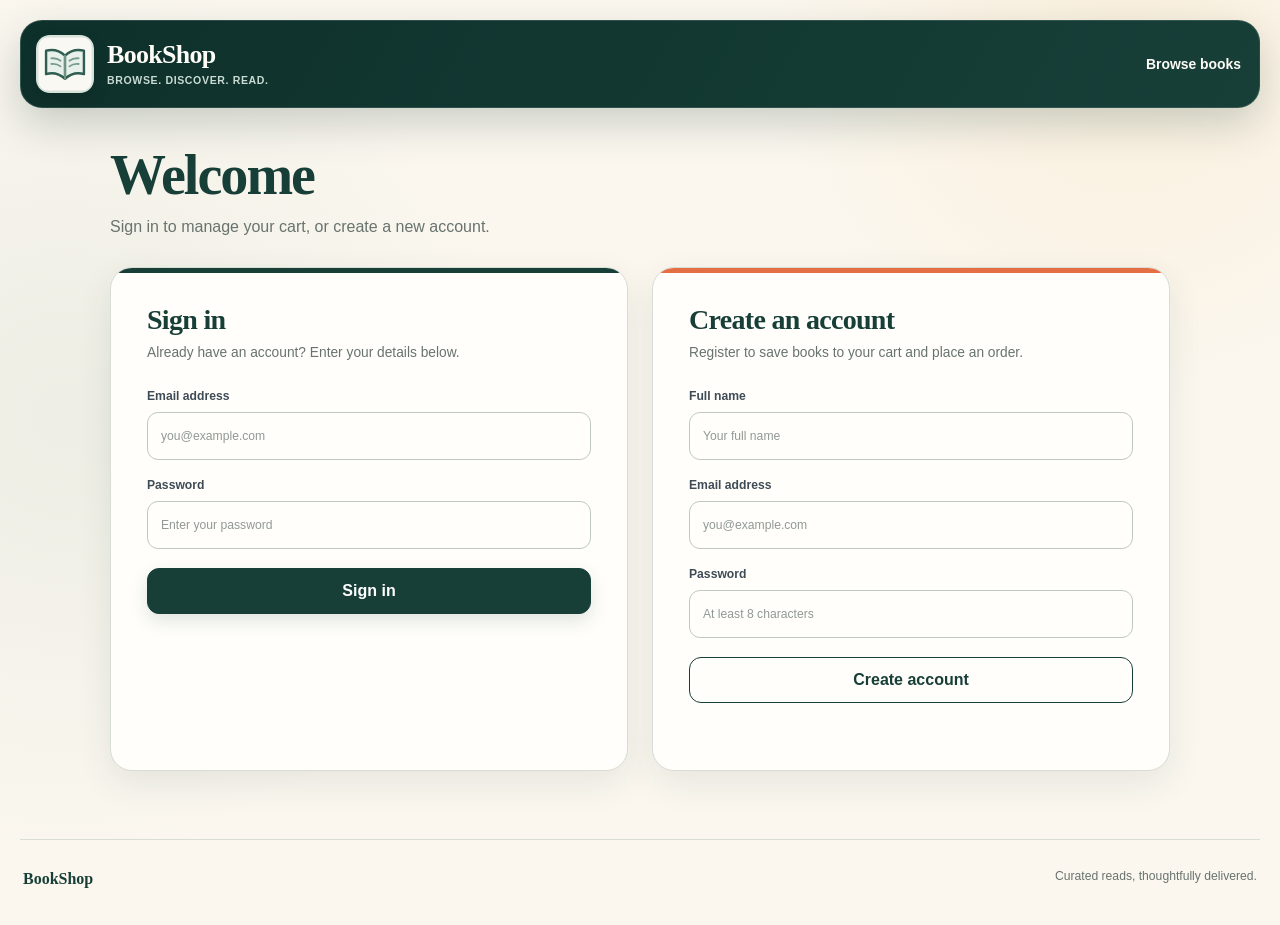
<file: admin.html>
<!DOCTYPE html>
<html lang="en">
<head>
    <meta charset="UTF-8">
    <meta name="viewport" content="width=device-width, initial-scale=1.0">
    <meta name="description" content="Manage the BookShop catalogue, inventory, shipments, and reports.">
    <title>Admin Dashboard — BookShop</title>
    <link rel="icon" href="assets/bookshop-mark.svg" type="image/svg+xml">
  <link rel="stylesheet" href="css/style.css?v=15">
    <link rel="stylesheet" href="css/admin.css?v=13">
</head>
<body>
    <header class="top-bar admin-top-bar">
        <a class="brand" href="admin.html?v=13" aria-label="BookShop admin dashboard">
            <img src="assets/bookshop-mark.svg" alt="">
            <span><strong>BookShop</strong><small>Admin dashboard</small></span>
        </a>
        <div class="admin-account">
            <div class="user-summary">
                <span class="user-avatar" id="admin-avatar">A</span>
                <span class="user-copy"><small>Administrator</small><strong id="admin-name">Admin</strong></span>
            </div>
            <button class="logout-link" id="admin-logout" type="button">Sign out</button>
        </div>
    </header>

    <main class="admin-layout">
        <aside class="admin-sidebar" aria-label="Admin navigation">
            <p class="sidebar-label">Manage store</p>
            <nav>
                <a href="#overview">Overview</a>
                <a href="#inventory">Books &amp; inventory</a>
                <a href="#book-form">Add a book</a>
                <a href="#shipments">Shipments</a>
                <a href="#reports">Reports</a>
            </nav>
            <p class="sidebar-note">Customer carts and checkout are kept separate from admin tools.</p>
        </aside>

        <div class="admin-content">
            <section class="admin-heading" id="overview">
                <div><p class="eyebrow">STORE MANAGEMENT</p><h1>Dashboard</h1><p>Manage the catalogue and monitor store activity.</p></div>
                <button class="button button-secondary" id="refresh-dashboard" type="button">Refresh data</button>
            </section>

            <p class="admin-message" id="admin-message" aria-live="polite"></p>

            <section class="metric-grid" aria-label="Store overview">
                <article class="metric-card"><span>Books</span><strong id="metric-books">—</strong><small>catalogue titles</small></article>
                <article class="metric-card"><span>Total stock</span><strong id="metric-stock">—</strong><small>copies available</small></article>
                <article class="metric-card"><span>Orders</span><strong id="metric-orders">—</strong><small>paid orders</small></article>
                <article class="metric-card"><span>Revenue</span><strong id="metric-revenue">—</strong><small>recorded sales</small></article>
            </section>

            <section class="admin-panel" id="inventory">
                <div class="panel-title-row">
                    <div><p class="eyebrow">CATALOGUE</p><h2>Books &amp; inventory</h2></div>
                    <div class="panel-actions">
                        <label class="admin-search"><span class="sr-only">Search inventory</span><input id="inventory-search" type="search" placeholder="Search books…"></label>
                        <a class="button button-small" href="#book-form">Add a book</a>
                    </div>
                </div>
                <div class="table-wrap">
                    <table>
                        <thead><tr><th>Book</th><th>Category</th><th>Price</th><th>Stock</th><th><span class="sr-only">Actions</span></th></tr></thead>
                        <tbody id="inventory-body"><tr><td colspan="5" class="table-state">Loading inventory…</td></tr></tbody>
                    </table>
                </div>
            </section>

            <section class="admin-panel" id="book-form">
                <div class="panel-title-row">
                    <div><p class="eyebrow">BOOK DETAILS</p><h2 id="book-form-title">Add a book</h2></div>
                    <button class="text-button" id="cancel-edit" type="button" hidden>Cancel editing</button>
                </div>
                <form class="book-form" id="admin-book-form">
                    <label>Title<input name="title" type="text" maxlength="160" required></label>
                    <label>Author<input name="author" type="text" maxlength="160" required></label>
                    <label>Category<select name="category_id" id="book-category" required></select></label>
                    <label>Price<input name="price" type="number" min="0.01" step="0.01" required></label>
                    <label>Stock quantity<input name="stock" type="number" min="0" step="1" required></label>
                    <label class="form-wide">Description<textarea name="description" rows="4" maxlength="2000"></textarea></label>
                    <div class="form-wide form-actions"><button class="button" id="save-book" type="submit">Add book</button></div>
                </form>
            </section>

            <section class="admin-panel" id="shipments">
                <div class="panel-title-row"><div><p class="eyebrow">FULFILMENT</p><h2>Shipments</h2></div></div>
                <div class="table-wrap">
                    <table>
                        <thead><tr><th>Order</th><th>Customer</th><th>Tracking</th><th>Total</th><th>Status</th><th><span class="sr-only">Action</span></th></tr></thead>
                        <tbody id="shipment-body"><tr><td colspan="6" class="table-state">Loading shipments…</td></tr></tbody>
                    </table>
                </div>
            </section>

            <section id="reports">
                <div class="section-heading"><p class="eyebrow">STORE ACTIVITY</p><h2>Reports</h2></div>
                <div class="report-grid">
                    <article class="admin-panel report-panel">
                        <h3>Best sellers</h3>
                        <div id="best-sellers"><p class="table-state">Loading report…</p></div>
                    </article>
                    <article class="admin-panel report-panel">
                        <h3>Low stock</h3>
                        <div id="low-stock"><p class="table-state">Loading report…</p></div>
                    </article>
                </div>
            </section>
        </div>
    </main>

    <footer class="site-footer"><span>BookShop</span><span>Administrator workspace</span></footer>
    <script src="js/demo-api.js?v=15"></script>
    <script src="js/config.js?v=13"></script>
    <script src="js/admin.js?v=13"></script>
</body>
</html>
</file>
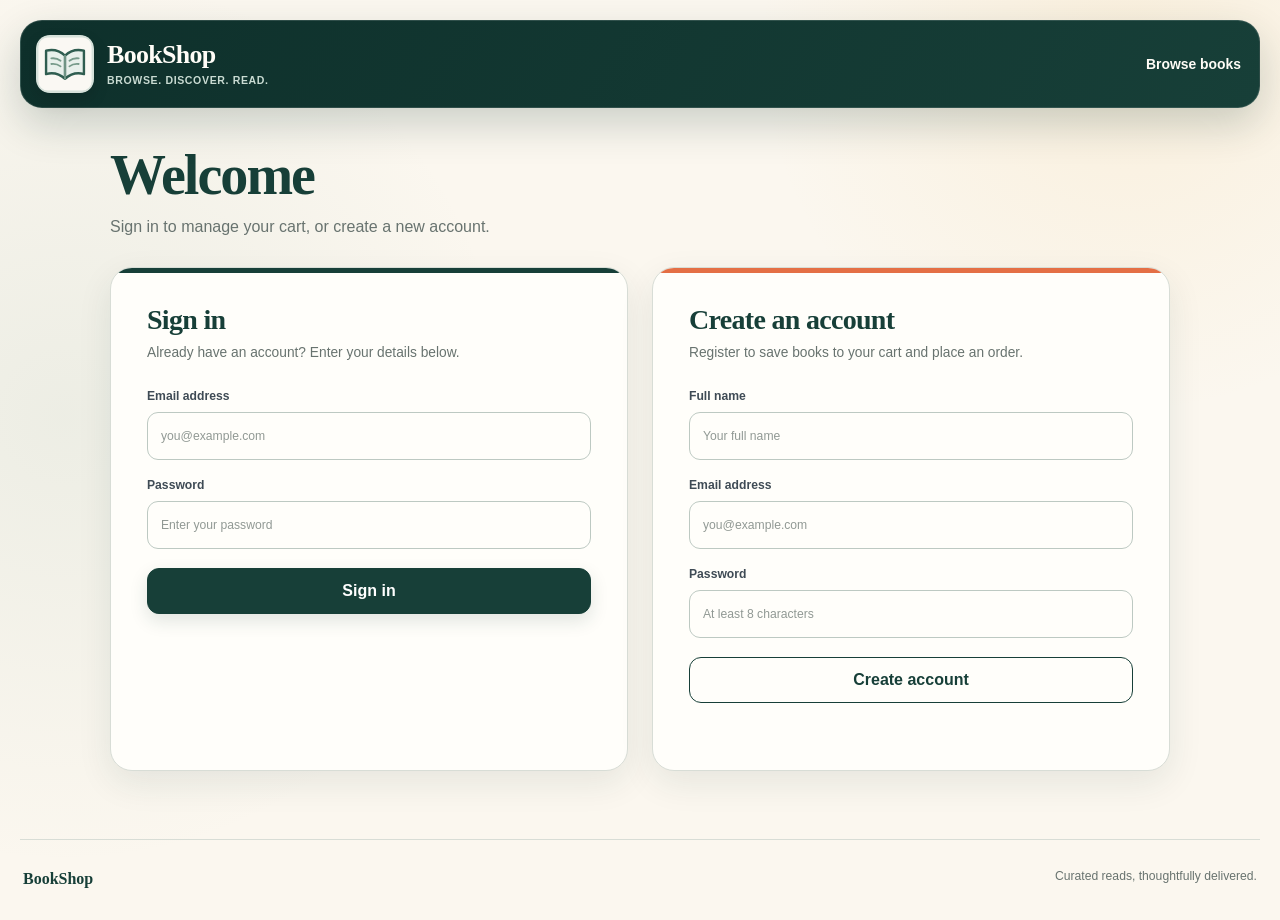
<file: cart.html>
<!DOCTYPE html>
<html lang="en">
<head>
    <meta charset="UTF-8">
    <meta name="viewport" content="width=device-width, initial-scale=1.0">
    <meta http-equiv="refresh" content="0; url=checkout.html?v=13">
    <title>Cart — BookShop</title>
</head>
<body><p>Opening your <a href="checkout.html?v=13">shopping cart</a>…</p></body>
</html>
</file>
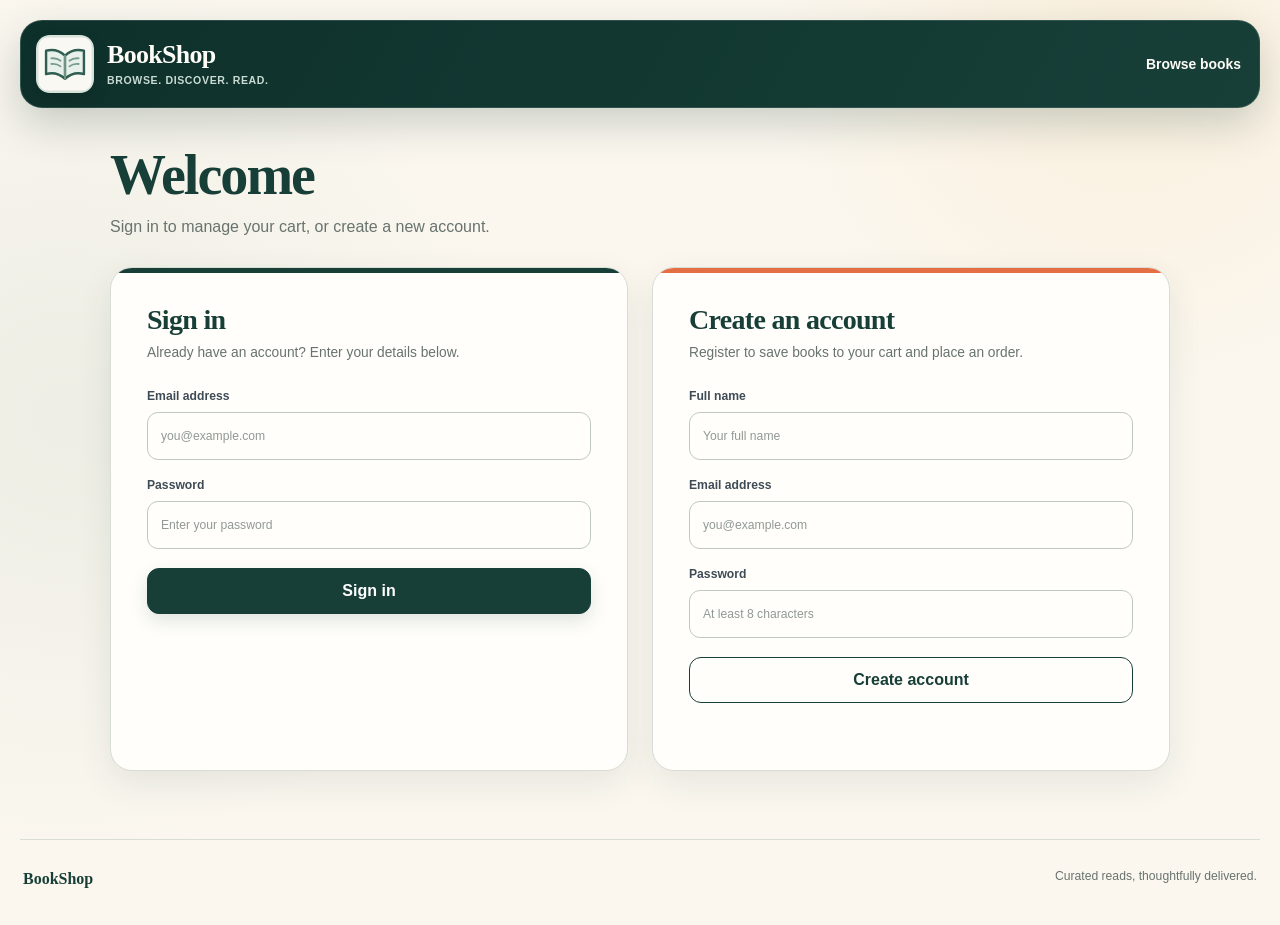
<file: checkout.html>
<!DOCTYPE html>
<html lang="en">
<head>
    <meta charset="UTF-8">
    <meta name="viewport" content="width=device-width, initial-scale=1.0">
    <meta name="description" content="Review your BookShop cart and place an order.">
    <title>Checkout — BookShop</title>
    <link rel="icon" href="assets/bookshop-mark.svg" type="image/svg+xml">
  <link rel="stylesheet" href="css/style.css?v=15">
    <link rel="stylesheet" href="css/checkout.css?v=13">
</head>
<body>
    <header class="top-bar">
        <a class="brand" href="index.html?v=13" aria-label="BookShop home"><img src="assets/bookshop-mark.svg" alt=""><span><strong>BookShop</strong><small>Browse. Discover. Read.</small></span></a>
        <div class="auth" aria-live="polite"></div>
    </header>

    <main class="checkout-main">
        <a class="back-link" href="index.html?v=13">← Continue shopping</a>
        <div class="page-heading"><h1>Checkout</h1><p>Review your cart and enter a delivery address.</p></div>
        <div class="checkout-container">
            <section class="checkout-card cart-summary-card">
                <div class="card-heading"><h2>Your Cart</h2><span>Review items</span></div>
                <div id="checkout-cart"><p class="loading-copy">Loading your cart…</p></div>
            </section>
            <section class="checkout-card delivery-card">
                <div class="card-heading"><h2>Delivery Details</h2><span>Required</span></div>
                <label for="delivery-address">Delivery address</label>
                <textarea id="delivery-address" rows="5" maxlength="300" placeholder="Street address, suburb, state, postcode" autocomplete="street-address"></textarea>
                <button class="button" id="place-order-btn" type="button">Place order</button>
                <p id="checkout-message" aria-live="polite"></p>
            </section>
        </div>
    </main>

    <footer class="site-footer"><span>BookShop</span><span>Curated reads, thoughtfully delivered.</span></footer>
    <script src="js/demo-api.js?v=15"></script>
    <script src="js/config.js?v=13"></script>
    <script src="js/auth-ui.js?v=13"></script>
    <script src="js/checkout.js?v=13"></script>
</body>
</html>
</file>
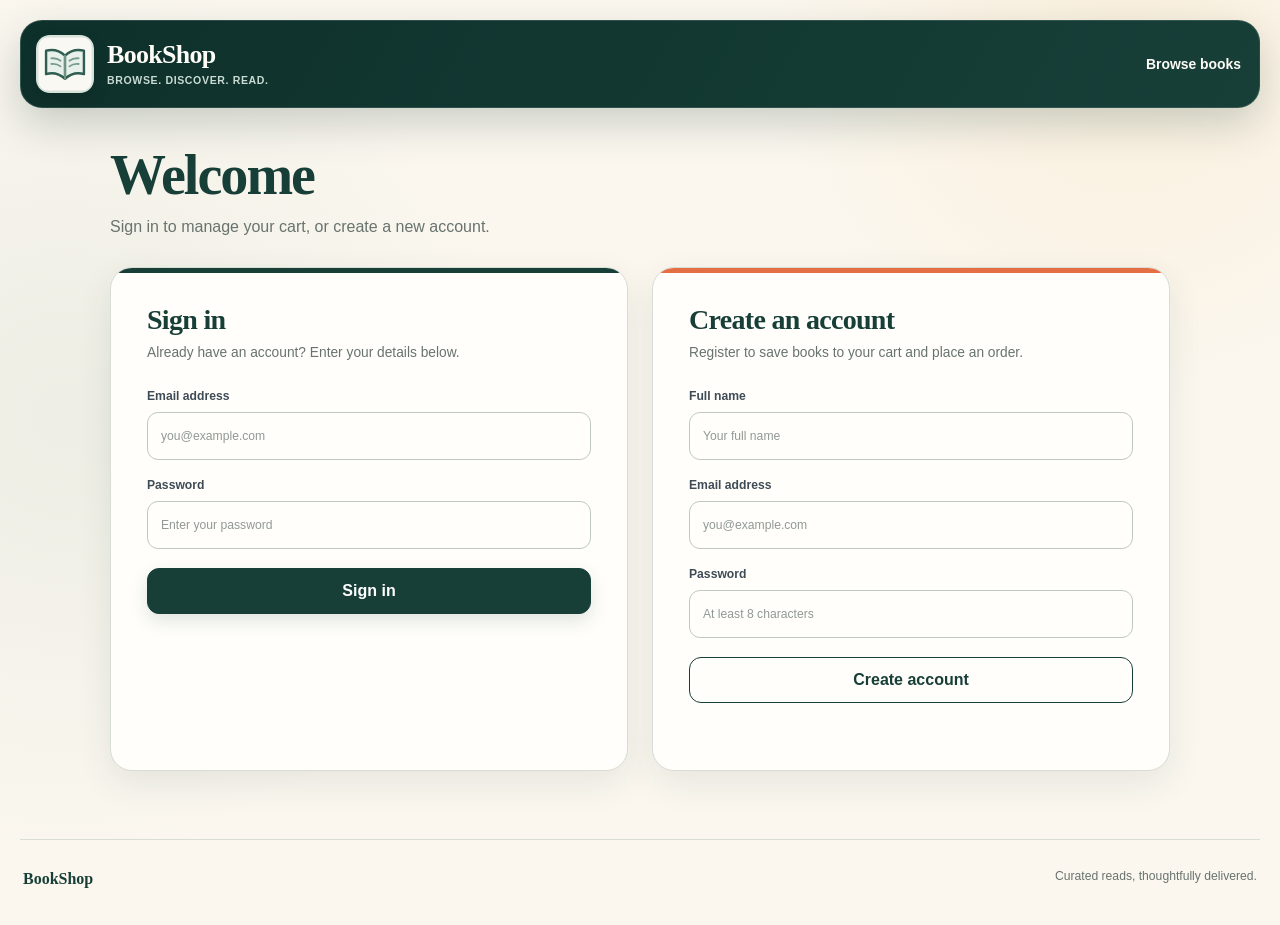
<file: login-register.html>
<!DOCTYPE html>
<html lang="en">
<head>
    <meta charset="UTF-8">
    <meta name="viewport" content="width=device-width, initial-scale=1.0">
    <meta name="description" content="Sign in or register for BookShop.">
    <title>Account — BookShop</title>
    <link rel="icon" href="assets/bookshop-mark.svg" type="image/svg+xml">
  <link rel="stylesheet" href="css/style.css?v=15">
    <link rel="stylesheet" href="css/login-register.css?v=13">
</head>
<body>
    <header class="top-bar">
        <a class="brand" href="index.html?v=13" aria-label="BookShop home"><img src="assets/bookshop-mark.svg" alt=""><span><strong>BookShop</strong><small>Browse. Discover. Read.</small></span></a>
        <div class="auth" aria-live="polite"></div>
    </header>

    <main class="auth-main">
        <div class="page-heading"><h1>Welcome</h1><p>Sign in to manage your cart, or create a new account.</p></div>
        <div class="auth-grid">
            <section class="login form-panel">
                <h2>Sign in</h2>
                <p>Already have an account? Enter your details below.</p>
                <form id="login-form">
                    <label>Email address<input type="email" placeholder="you@example.com" autocomplete="email" required></label>
                    <label>Password<input type="password" placeholder="Enter your password" autocomplete="current-password" required></label>
                    <button class="button" type="submit">Sign in</button>
                </form>
                <p class="auth-message" aria-live="polite"></p>
            </section>

            <section class="register form-panel" id="register">
                <h2>Create an account</h2>
                <p>Register to save books to your cart and place an order.</p>
                <form id="register-form">
                    <label>Full name<input type="text" placeholder="Your full name" autocomplete="name" maxlength="120" required></label>
                    <label>Email address<input type="email" placeholder="you@example.com" autocomplete="email" maxlength="254" required></label>
                    <label>Password<input type="password" placeholder="At least 8 characters" autocomplete="new-password" minlength="8" maxlength="128" required></label>
                    <button class="button button-secondary" type="submit">Create account</button>
                </form>
                <p class="auth-message" aria-live="polite"></p>
            </section>
        </div>
    </main>

    <footer class="site-footer"><span>BookShop</span><span>Curated reads, thoughtfully delivered.</span></footer>
    <script src="js/demo-api.js?v=15"></script>
    <script src="js/config.js?v=13"></script>
    <script src="js/login-register.js?v=13"></script>
    <script src="js/auth-ui.js?v=13"></script>
</body>
</html>
</file>
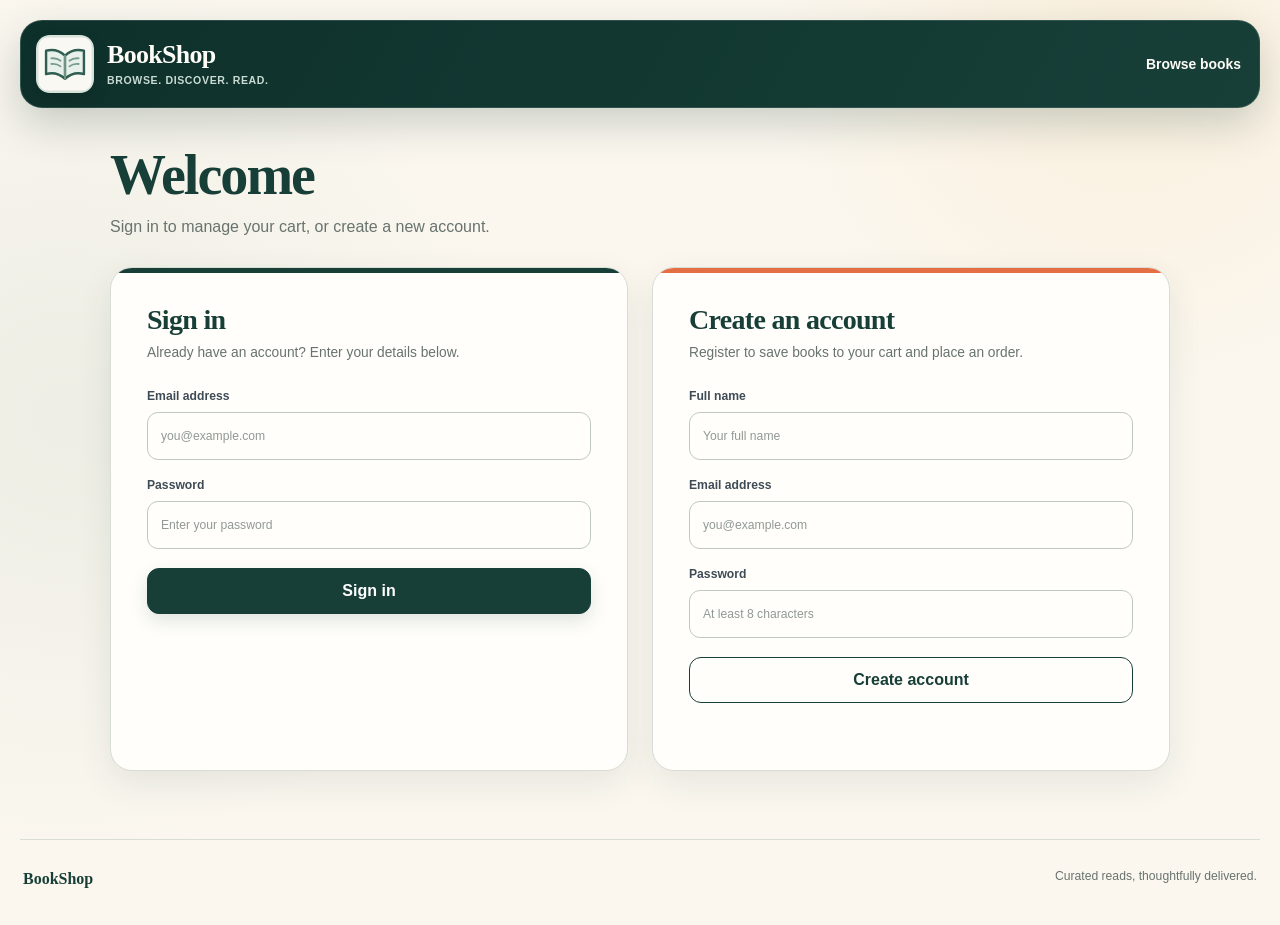
<file: orders.html>
<!DOCTYPE html>
<html lang="en">
<head>
    <meta charset="UTF-8">
    <meta name="viewport" content="width=device-width, initial-scale=1.0">
    <meta name="description" content="View your BookShop orders and shipment tracking.">
    <title>My Orders — BookShop</title>
    <link rel="icon" href="assets/bookshop-mark.svg" type="image/svg+xml">
  <link rel="stylesheet" href="css/style.css?v=15">
    <link rel="stylesheet" href="css/orders.css?v=13">
</head>
<body>
    <header class="top-bar">
        <a class="brand" href="index.html?v=13" aria-label="BookShop home"><img src="assets/bookshop-mark.svg" alt=""><span><strong>BookShop</strong><small>Browse. Discover. Read.</small></span></a>
        <div class="auth" aria-live="polite"></div>
    </header>

    <main class="orders-main">
        <a class="back-link" href="index.html?v=13">← Back to catalogue</a>
        <div class="orders-heading">
            <div><p class="eyebrow">YOUR ACCOUNT</p><h1>My Orders</h1><p>Review previous purchases and follow their delivery progress.</p></div>
            <button class="button button-secondary" id="refresh-orders" type="button">Refresh orders</button>
        </div>
        <p class="order-notice" id="order-notice" aria-live="polite"></p>
        <section class="orders-list" id="orders-list" aria-live="polite">
            <div class="orders-empty"><p>Loading your orders…</p></div>
        </section>
    </main>

    <footer class="site-footer"><span>BookShop</span><span>Your orders and delivery updates</span></footer>
    <script src="js/demo-api.js?v=15"></script>
    <script src="js/config.js?v=13"></script>
    <script src="js/auth-ui.js?v=13"></script>
    <script src="js/orders.js?v=13"></script>
</body>
</html>
</file>
<file: css/style.css>
:root {
    --navy: #173f38;
    --navy-deep: #0e302b;
    --blue: #e3eee7;
    --blue-dark: #86a897;
    --blue-light: #f0f5f1;
    --surface: #fffefa;
    --surface-alt: #f2f1e9;
    --paper: #fbf7ef;
    --text: #1c2926;
    --muted: #68736f;
    --border: #d8ddd6;
    --success: #287356;
    --danger: #af4538;
    --accent: #e46f45;
    --gold: #efbd62;
    --radius: 18px;
    --shadow: 0 12px 35px rgba(24, 60, 52, .09);
    --shadow-lifted: 0 22px 55px rgba(17, 52, 45, .14);
    --font: Inter, ui-sans-serif, -apple-system, BlinkMacSystemFont, "Segoe UI", sans-serif;
    --display: Georgia, "Times New Roman", serif;
}

*, *::before, *::after { box-sizing: border-box; }
html { scroll-behavior: smooth; }
body {
    min-height: 100vh;
    margin: 0;
    color: var(--text);
    background:
        radial-gradient(circle at 88% 5%, rgba(239, 189, 98, .13), transparent 23rem),
        radial-gradient(circle at 5% 45%, rgba(134, 168, 151, .12), transparent 28rem),
        var(--paper);
    font-family: var(--font);
    line-height: 1.5;
}
a { color: inherit; text-decoration: none; }
button, input, textarea, select { font: inherit; }
button { color: inherit; }
img, svg { display: block; max-width: 100%; }
h1, h2, h3, p { margin-top: 0; }
h1, h2, h3 { line-height: 1.12; }
::selection { color: white; background: var(--accent); }

.sr-only { position: absolute; width: 1px; height: 1px; padding: 0; margin: -1px; overflow: hidden; clip: rect(0,0,0,0); white-space: nowrap; border: 0; }

.top-bar {
    position: relative;
    z-index: 60;
    display: flex;
    align-items: center;
    justify-content: space-between;
    gap: 30px;
    width: min(calc(100% - 40px), 1440px);
    min-height: 88px;
    margin: 20px auto 0;
    padding: 13px 18px 13px 15px;
    overflow: visible;
    border: 1px solid rgba(255, 255, 255, .13);
    border-radius: 22px;
    background: linear-gradient(120deg, var(--navy-deep), var(--navy));
    box-shadow: 0 16px 42px rgba(14, 48, 43, .2);
}
.brand { display: inline-flex; align-items: center; gap: 13px; min-width: 0; }
.brand img { flex: 0 0 58px; width: 58px; height: 58px; border-radius: 14px; box-shadow: 0 7px 16px rgba(0, 0, 0, .13); }
.brand > span { display: flex; flex-direction: column; line-height: 1.1; }
.brand strong { color: #fffdf7; font-family: var(--display); font-size: 1.62rem; letter-spacing: -.025em; }
.brand small { margin-top: 6px; color: #c9dbd2; font-size: .66rem; font-weight: 650; letter-spacing: .06em; text-transform: uppercase; }
.auth { display: flex; align-items: center; justify-content: flex-end; gap: 13px; }
.text-link { color: #fffdf7; font-size: .87rem; font-weight: 700; }

.button {
    display: inline-flex;
    align-items: center;
    justify-content: center;
    gap: 9px;
    min-height: 46px;
    padding: 0 21px;
    border: 1px solid var(--navy);
    border-radius: 12px;
    color: white;
    background: var(--navy);
    box-shadow: 0 7px 18px rgba(23, 63, 56, .13);
    font-weight: 750;
    cursor: pointer;
    transition: border-color .18s ease, background .18s ease, box-shadow .18s ease, transform .18s ease;
}
.button:hover { border-color: var(--navy-deep); background: var(--navy-deep); box-shadow: 0 10px 24px rgba(23, 63, 56, .2); transform: translateY(-2px); }
.button:focus-visible, a:focus-visible, input:focus-visible, textarea:focus-visible, select:focus-visible, summary:focus-visible { outline: 3px solid rgba(228, 111, 69, .38); outline-offset: 3px; }
.button-small { min-height: 40px; padding: 0 16px; font-size: .8rem; }
.top-bar .button-small { border-color: var(--gold); color: var(--navy-deep); background: var(--gold); box-shadow: none; }
.top-bar .button-small:hover { border-color: #f7cd7e; background: #f7cd7e; }
.button-secondary { color: var(--navy); background: transparent; box-shadow: none; }
.button-secondary:hover { color: white; background: var(--navy); }
.button:disabled { opacity: .55; cursor: not-allowed; transform: none; }

.back-link { display: inline-flex; align-items: center; gap: 7px; color: var(--navy); font-size: .82rem; font-weight: 750; }
.back-link:hover { color: var(--accent); }
.badge { display: inline-flex; width: fit-content; padding: 6px 11px; border-radius: 999px; color: var(--navy); background: var(--blue); font-size: .67rem; font-weight: 800; letter-spacing: .04em; text-transform: uppercase; }
.loading-copy { color: var(--muted); font-size: .84rem; }

input, textarea, select { width: 100%; border: 1px solid #bdc9c2; border-radius: 11px; color: var(--text); background: #fffefa; }
input:focus, textarea:focus, select:focus { border-color: var(--blue-dark); box-shadow: 0 0 0 4px rgba(134, 168, 151, .16); outline: none; }
input::placeholder, textarea::placeholder { color: #919994; }

.user-summary { display: flex; align-items: center; gap: 9px; }
.user-avatar { display: grid; place-items: center; width: 38px; height: 38px; border-radius: 12px; color: var(--navy); background: var(--gold); font-weight: 800; }
.customer-user { gap: 7px; }
.customer-user .user-avatar { width: 34px; height: 34px; font-size: .78rem; }
.user-name { color: #fffdf7; font-size: .78rem; }
.user-copy { display: flex; flex-direction: column; line-height: 1.15; }
.user-copy small { color: #cbdcd2; font-size: .62rem; letter-spacing: .05em; text-transform: uppercase; }
.user-copy strong { color: #fffdf7; font-size: .82rem; }
.orders-link { display: inline-flex; align-items: center; min-height: 36px; padding: 0 12px; border: 1px solid rgba(255, 253, 247, .34); border-radius: 10px; color: #fffdf7; font-size: .73rem; font-weight: 750; white-space: nowrap; }
.orders-link:hover { border-color: rgba(255, 253, 247, .7); background: rgba(255, 253, 247, .08); }
.logout-link { padding: 7px 0; border: 0; border-bottom: 1px solid rgba(255, 253, 247, .4); color: #fffdf7; background: none; font-size: .72rem; cursor: pointer; }
.top-bar > .back-link { color: #fffdf7; }

.notification-center { position: relative; }
.notification-button { position: relative; display: grid; place-items: center; width: 38px; height: 38px; padding: 0; border: 1px solid rgba(255, 253, 247, .34); border-radius: 12px; color: #fffdf7; background: transparent; cursor: pointer; }
.notification-button:hover, .notification-button[aria-expanded="true"] { background: rgba(255, 253, 247, .1); }
.notification-button > span:first-child { color: var(--gold); font-size: .68rem; }
.notification-badge { position: absolute; top: -7px; right: -7px; min-width: 19px; height: 19px; padding: 0 5px; border: 2px solid var(--navy); border-radius: 999px; color: white; background: var(--accent); font-size: .62rem; font-weight: 800; line-height: 15px; text-align: center; }
.notification-panel { position: absolute; top: 47px; right: 0; z-index: 80; width: min(360px, calc(100vw - 32px)); overflow: hidden; border: 1px solid var(--border); border-radius: 16px; color: var(--text); background: var(--surface); box-shadow: var(--shadow-lifted); }
.notification-panel-heading { display: flex; align-items: center; justify-content: space-between; gap: 15px; padding: 15px 16px; border-bottom: 1px solid var(--border); }
.mark-all-notifications { padding: 0; border: 0; color: var(--success); background: none; font-size: .7rem; font-weight: 750; cursor: pointer; }
.notification-list { max-height: 330px; overflow-y: auto; }
.notification-item { display: flex; align-items: flex-start; flex-direction: column; gap: 5px; width: 100%; padding: 14px 16px; border: 0; border-bottom: 1px solid var(--border); color: var(--text); background: var(--surface); text-align: left; cursor: pointer; }
.notification-item:hover { background: var(--blue-light); }
.notification-item.unread { border-left: 4px solid var(--accent); background: #fff9f3; }
.notification-item span { font-size: .79rem; line-height: 1.4; }
.notification-item time { color: var(--muted); font-size: .66rem; }
.notification-empty { margin: 0; padding: 20px 15px; color: var(--muted); font-size: .78rem; text-align: center; }
.notification-toast, .toast { position: fixed; right: 22px; bottom: 22px; z-index: 120; max-width: min(380px, calc(100vw - 44px)); padding: 14px 18px; border-radius: 12px; color: white; background: var(--navy); box-shadow: var(--shadow); opacity: 0; transform: translateY(12px); pointer-events: none; transition: opacity .18s ease, transform .18s ease; }
.notification-toast { background: var(--success); }
.notification-toast.visible, .toast.visible { opacity: 1; transform: translateY(0); }
.toast.error { background: var(--danger); }

.site-footer { display: flex; justify-content: space-between; gap: 30px; width: min(calc(100% - 40px), 1440px); margin: 68px auto 0; padding: 27px 3px 34px; border-top: 1px solid var(--border); color: var(--muted); font-size: .76rem; }
.site-footer strong, .site-footer > span:first-child { color: var(--navy); font-family: var(--display); font-size: 1rem; font-weight: 700; }

.page-heading { margin: 31px 0 28px; }
.page-heading h1 { margin-bottom: 8px; color: var(--navy); font-family: var(--display); font-size: clamp(2.2rem, 5vw, 3.5rem); letter-spacing: -.035em; }
.page-heading p { max-width: 610px; margin: 0; color: var(--muted); }

.demo-banner {
    display: flex;
    position: relative;
    z-index: 100;
    align-items: center;
    justify-content: space-between;
    gap: 16px;
    padding: 9px max(20px, calc((100vw - 1440px) / 2));
    border-bottom: 1px solid #d6c99f;
    color: var(--navy-deep);
    background: #f3e9c9;
    font-size: .76rem;
}
.demo-banner span, .demo-banner div { display: flex; align-items: center; gap: 8px; }
.demo-banner div { flex-wrap: wrap; justify-content: flex-end; }
.demo-banner button {
    padding: 6px 11px;
    border: 1px solid rgba(23, 63, 56, .34);
    border-radius: 999px;
    color: inherit;
    background: transparent;
    font: inherit;
    font-weight: 750;
    cursor: pointer;
}
.demo-banner button:hover, .demo-banner button.active { color: #fffdf7; background: var(--navy); }

@media (prefers-reduced-motion: reduce) {
    *, *::before, *::after { scroll-behavior: auto !important; transition-duration: .01ms !important; }
}

@media (max-width: 620px) {
    .demo-banner { align-items: flex-start; flex-direction: column; padding: 10px 14px; }
    .demo-banner span { align-items: flex-start; }
    .demo-banner div { justify-content: flex-start; }
    .top-bar { width: calc(100% - 20px); min-height: 72px; margin-top: 10px; padding: 9px 10px; gap: 10px; border-radius: 16px; }
    .brand { gap: 8px; }
    .brand img { width: 42px; height: 42px; flex-basis: 42px; border-radius: 10px; }
    .brand strong { font-size: 1.08rem; }
    .brand small, .user-copy { display: none; }
    .auth { gap: 8px; }
    .user-avatar { width: 32px; height: 32px; }
    .logout-link { font-size: .68rem; }
    .notification-panel { position: fixed; top: 90px; right: 10px; }
    .site-footer { align-items: flex-start; flex-direction: column; width: calc(100% - 28px); gap: 8px; }
}

@media (max-width: 430px) {
    .customer-user { display: none; }
    .orders-link { min-height: 32px; padding: 0 8px; font-size: .68rem; }
    .top-bar .button-small { min-height: 36px; padding: 0 10px; font-size: .69rem; }
}

@media (max-width: 365px) {
    .brand img { width: 38px; height: 38px; flex-basis: 38px; }
    .brand strong { font-size: .92rem; }
    .brand small { display: none; }
    .auth { gap: 6px; }
    .text-link { font-size: .72rem; }
    .top-bar .button-small { padding: 0 8px; }
}
</file>
<file: css/admin.css>
.admin-top-bar { min-height: 82px; }
.admin-account { display: flex; align-items: center; gap: 18px; }

.admin-layout { display: grid; grid-template-columns: 220px minmax(0, 1fr); align-items: start; gap: 24px; width: min(calc(100% - 40px), 1440px); margin: 24px auto 0; }
.admin-sidebar { position: sticky; top: 16px; padding: 20px; border: 1px solid var(--border); border-radius: var(--radius); background: rgba(255,254,250,.9); box-shadow: 0 8px 26px rgba(24,60,52,.055); }
.sidebar-label, .eyebrow { margin: 0 0 8px; color: var(--navy); font-size: .68rem; font-weight: 800; letter-spacing: .08em; }
.admin-sidebar nav { display: flex; flex-direction: column; gap: 4px; }
.admin-sidebar nav a { padding: 10px 11px; border-radius: 10px; color: #4d5e57; font-size: .82rem; font-weight: 700; }
.admin-sidebar nav a:hover { color: var(--navy); background: var(--blue-light); transform: translateX(2px); }
.sidebar-note { margin: 22px 2px 0; padding-top: 16px; border-top: 1px solid var(--border); color: var(--muted); font-size: .72rem; }

.admin-content { min-width: 0; }
.admin-heading { display: flex; align-items: flex-end; justify-content: space-between; gap: 24px; padding: 27px 28px; border: 1px solid var(--border); border-radius: 22px; background: linear-gradient(120deg, var(--surface), #f1f5f1); box-shadow: 0 8px 26px rgba(24,60,52,.055); }
.admin-heading h1 { margin-bottom: 5px; color: var(--navy); font-family: var(--display); font-size: 2.25rem; letter-spacing: -.035em; }
.admin-heading p:last-child { margin: 0; color: var(--muted); font-size: .83rem; }
.admin-message { min-height: 22px; margin: 10px 0 0; color: var(--success); font-size: .8rem; font-weight: 650; }
.admin-message.error { color: var(--danger); }

.metric-grid { display: grid; grid-template-columns: repeat(4, 1fr); gap: 14px; margin: 0 0 20px; }
.metric-card { position: relative; padding: 20px; overflow: hidden; border: 1px solid var(--border); border-radius: var(--radius); background: var(--surface); box-shadow: 0 7px 22px rgba(24,60,52,.05); }
.metric-card::after { position: absolute; top: -25px; right: -25px; width: 70px; height: 70px; border: 12px solid var(--blue-light); border-radius: 50%; content: ""; }
.metric-card:nth-child(2)::after { border-color: #f8e8c9; }
.metric-card:nth-child(3)::after { border-color: #f4ddd6; }
.metric-card:nth-child(4)::after { border-color: #dbece3; }
.metric-card span, .metric-card small { display: block; color: var(--muted); font-size: .7rem; }
.metric-card strong { position: relative; z-index: 1; display: block; margin: 7px 0 2px; color: var(--navy); font-family: var(--display); font-size: 1.85rem; }

.admin-panel { margin-bottom: 20px; padding: 24px 26px; border: 1px solid var(--border); border-radius: var(--radius); background: var(--surface); box-shadow: 0 8px 25px rgba(24,60,52,.05); }
.panel-title-row { display: flex; align-items: flex-end; justify-content: space-between; gap: 18px; margin-bottom: 18px; }
.panel-title-row h2, .section-heading h2 { margin: 0; color: var(--navy); font-family: var(--display); font-size: 1.45rem; }
.panel-actions { display: flex; align-items: center; gap: 9px; }
.admin-search input { width: 230px; height: 39px; padding: 0 12px; background: var(--surface-alt); }
.text-button { padding: 0; border: 0; color: var(--navy); background: none; font-size: .78rem; font-weight: 700; text-decoration: underline; cursor: pointer; }

.table-wrap { overflow-x: auto; }
table { width: 100%; border-collapse: collapse; }
th { padding: 11px 10px; border-bottom: 1px solid var(--border); color: var(--muted); font-size: .66rem; letter-spacing: .05em; text-align: left; text-transform: uppercase; }
td { padding: 14px 10px; border-bottom: 1px solid #e6ebe8; color: #4d5e57; font-size: .78rem; vertical-align: middle; }
tbody tr:hover { background: #fafbf8; }
tbody tr:last-child td { border-bottom: 0; }
.book-cell strong { display: block; color: var(--navy); font-size: .84rem; }
.book-cell small { color: var(--muted); }
.stock-control, .shipment-control { display: flex; align-items: center; gap: 7px; }
.stock-control input { width: 66px; height: 34px; padding: 0 8px; }
.shipment-control select { min-width: 110px; height: 34px; padding: 0 7px; border: 1px solid #b8c7be; border-radius: 6px; color: var(--text); background: white; }
.row-button { padding: 6px 8px; border: 1px solid var(--border); border-radius: 5px; color: var(--navy); background: white; font-size: .68rem; font-weight: 700; cursor: pointer; }
.row-button:hover { border-color: var(--blue-dark); background: var(--blue-light); }
.row-button.danger { color: var(--danger); }
.row-actions { display: flex; justify-content: flex-end; gap: 6px; }
.table-state { padding: 22px 10px; color: var(--muted); text-align: center; }

.book-form { display: grid; grid-template-columns: repeat(2, minmax(0, 1fr)); gap: 15px; }
.book-form label { display: flex; flex-direction: column; gap: 6px; color: #4d5e57; font-size: .76rem; font-weight: 700; }
.book-form input, .book-form textarea, .book-form select { min-height: 42px; padding: 9px 11px; border: 1px solid #b8c7be; border-radius: 7px; color: var(--text); background: white; }
.book-form textarea { resize: vertical; }
.form-wide { grid-column: 1 / -1; }
.form-actions { align-items: flex-start; }

.section-heading { margin: 28px 0 12px; }
.report-grid { display: grid; grid-template-columns: 1fr 1fr; gap: 18px; }
.report-panel h3 { margin-bottom: 15px; color: var(--navy); font-size: 1rem; }
.report-list { display: flex; flex-direction: column; }
.report-row { display: grid; grid-template-columns: minmax(0, 1fr) auto; gap: 12px; padding: 11px 0; border-bottom: 1px solid #e6ebe8; }
.report-row:last-child { border-bottom: 0; }
.report-row strong { color: var(--navy); font-size: .8rem; }
.report-row span { color: var(--muted); font-size: .72rem; text-align: right; }

@media (max-width: 1050px) {
    .admin-layout { grid-template-columns: 1fr; }
    .admin-sidebar { position: static; }
    .admin-sidebar nav { flex-direction: row; flex-wrap: wrap; }
    .sidebar-note { display: none; }
    .metric-grid { grid-template-columns: repeat(2, 1fr); }
}

@media (max-width: 700px) {
    .admin-layout { width: calc(100% - 20px); }
    .admin-account .user-copy { display: none; }
    .admin-heading, .panel-title-row { align-items: stretch; flex-direction: column; }
    .panel-actions { align-items: stretch; flex-direction: column; }
    .admin-search input { width: 100%; }
    .book-form, .report-grid { grid-template-columns: 1fr; }
    .form-wide { grid-column: auto; }
    .admin-panel { padding: 17px 15px; }
}

@media (max-width: 430px) {
    .metric-grid { grid-template-columns: 1fr; }
    .admin-sidebar nav { flex-direction: column; }
    .admin-account { gap: 8px; }
}
</file>
<file: css/checkout.css>
.checkout-main { width: min(calc(100% - 40px), 1120px); margin: 32px auto 0; }
.checkout-main > .back-link { margin-bottom: 6px; }
.checkout-container { display: grid; grid-template-columns: 1.18fr .82fr; gap: 24px; align-items: start; }
.checkout-card { padding: 30px; border: 1px solid var(--border); border-radius: 22px; background: var(--surface); box-shadow: var(--shadow); }
.delivery-card { position: sticky; top: 18px; border-top: 5px solid var(--accent); }
.card-heading { display: flex; align-items: center; justify-content: space-between; gap: 14px; margin-bottom: 22px; padding-bottom: 14px; border-bottom: 1px solid var(--border); }
.card-heading h2 { margin: 0; color: var(--navy); font-family: var(--display); font-size: 1.4rem; }
.card-heading span { color: var(--muted); font-size: .65rem; text-transform: uppercase; }
.checkout-item { display: grid; grid-template-columns: 46px minmax(0, 1fr) auto; gap: 13px; align-items: center; padding: 14px 0; border-bottom: 1px solid var(--border); }
.checkout-item-cover { display: grid; place-items: center; width: 46px; height: 62px; border-radius: 4px 9px 9px 4px; color: white; background: linear-gradient(145deg, #315f53, #173f38); box-shadow: -4px 5px 9px rgba(19,54,47,.12); font-family: var(--display); font-size: .8rem; font-weight: 750; }
.checkout-item strong { display: block; color: var(--navy); font-size: .9rem; }
.checkout-item p { margin: 3px 0 0; color: var(--muted); font-size: .7rem; }
.checkout-item-price { text-align: right; }
.checkout-item-price b { display: block; margin-bottom: 5px; color: var(--success); }
.checkout-item .remove-button { padding: 0; border: 0; color: var(--danger); background: none; font-size: .65rem; cursor: pointer; }
.checkout-total { display: flex; justify-content: space-between; margin-top: 18px; color: var(--navy); }
.checkout-total span { font-size: .76rem; font-weight: 700; text-transform: uppercase; }
.checkout-total strong { font-size: 1.2rem; }
.empty-checkout { padding: 25px 0; text-align: center; }
.delivery-card label { display: block; margin-bottom: 7px; font-size: .76rem; font-weight: 700; }
.delivery-card textarea { min-height: 125px; padding: 12px; resize: vertical; }
#place-order-btn { width: 100%; margin-top: 16px; }
#checkout-message { min-height: 20px; margin: 11px 0 0; font-size: .75rem; font-weight: 700; text-align: center; }
#checkout-message.error { color: var(--danger); }
#checkout-message.success { color: var(--success); }
@media (max-width: 760px) { .checkout-main { width: calc(100% - 20px); } .checkout-container { grid-template-columns: 1fr; } .delivery-card { position: static; } .checkout-card { padding: 23px 19px; } }
</file>
<file: css/login-register.css>
.top-bar > .back-link { margin-left: auto; }
.auth-main { width: min(calc(100% - 40px), 1060px); margin: 36px auto 0; }
.auth-main .page-heading { max-width: 720px; }
.auth-grid { display: grid; grid-template-columns: 1fr 1fr; gap: 24px; }
.form-panel { position: relative; padding: 36px; overflow: hidden; border: 1px solid var(--border); border-radius: 22px; background: var(--surface); box-shadow: var(--shadow); }
.form-panel::before { position: absolute; top: 0; right: 0; left: 0; height: 5px; background: var(--navy); content: ""; }
.register.form-panel::before { background: var(--accent); }
.form-panel h2 { margin-bottom: 8px; color: var(--navy); font-family: var(--display); font-size: 1.75rem; letter-spacing: -.025em; }
.form-panel > p:not(.auth-message):not(.demo-hint) { margin-bottom: 23px; color: var(--muted); font-size: .86rem; }
.form-panel form { display: flex; flex-direction: column; gap: 16px; }
.form-panel label { color: #3f4b55; font-size: .76rem; font-weight: 700; }
.form-panel input { height: 48px; margin-top: 7px; padding: 0 13px; font-weight: 400; }
.form-panel .button { width: 100%; margin-top: 3px; }
.demo-hint { margin: 14px 0 0; color: var(--muted); font-size: .7rem; text-align: center; }
.demo-hint button { padding: 0; border: 0; color: var(--navy); background: none; text-decoration: underline; cursor: pointer; }
.auth-message { min-height: 20px; margin: 11px 0 0; font-size: .75rem; font-weight: 700; text-align: center; }
.auth-message.error { color: var(--danger); }
.auth-message.success { color: var(--success); }
@media (max-width: 760px) { .top-bar > .back-link { display: none; } .auth-main { width: calc(100% - 20px); } .auth-grid { grid-template-columns: 1fr; } .form-panel { padding: 28px 22px; } }
</file>
<file: css/orders.css>
.orders-main { width: min(calc(100% - 40px), 1160px); margin: 32px auto 0; }
.orders-heading { display: flex; align-items: flex-end; justify-content: space-between; gap: 24px; margin-top: 18px; padding: 28px 30px; border: 1px solid var(--border); border-radius: 22px; background: linear-gradient(120deg, var(--surface), #f1f5f1); box-shadow: 0 8px 26px rgba(24,60,52,.055); }
.orders-heading h1 { margin-bottom: 6px; color: var(--navy); font-family: var(--display); font-size: 2.25rem; letter-spacing: -.035em; }
.orders-heading p:last-child { margin: 0; color: var(--muted); font-size: .84rem; }
.eyebrow { margin: 0 0 8px; color: var(--navy); font-size: .68rem; font-weight: 800; letter-spacing: .08em; }
.order-notice { min-height: 22px; margin: 10px 0 0; color: var(--success); font-size: .82rem; font-weight: 700; }
.order-notice.error { color: var(--danger); }

.orders-list { display: flex; flex-direction: column; gap: 15px; margin-top: 4px; }
.order-card { overflow: hidden; border: 1px solid var(--border); border-radius: var(--radius); background: var(--surface); box-shadow: 0 7px 22px rgba(24,60,52,.05); }
.order-summary { display: flex; align-items: center; justify-content: space-between; gap: 18px; min-height: 78px; padding: 15px 19px; background: #f5f5ef; cursor: pointer; list-style: none; }
.order-summary::-webkit-details-marker { display: none; }
.order-summary:hover { background: #e9efeb; }
.order-card[open] .order-summary { border-bottom: 1px solid var(--border); }
.order-identity { display: flex; flex-direction: column; gap: 3px; }
.order-identity > strong { color: var(--navy); font-family: var(--display); font-size: 1.04rem; }
.order-identity time { color: var(--muted); font-size: .69rem; }
.order-summary-meta { display: flex; align-items: center; justify-content: flex-end; gap: 12px; }
.summary-total { color: var(--navy); font-size: .85rem; }
.order-chevron { display: grid; place-items: center; width: 25px; height: 25px; border: 1px solid var(--border); border-radius: 50%; color: var(--navy); font-size: .9rem; transition: transform .16s ease; }
.order-card[open] .order-chevron { transform: rotate(180deg); }
.status-badge { display: inline-flex; align-items: center; padding: 5px 9px; border-radius: 999px; color: var(--navy); background: var(--blue); font-size: .68rem; font-weight: 800; text-transform: capitalize; }
.status-badge.delivered { color: white; background: var(--success); }

.order-body { display: grid; grid-template-columns: minmax(0, 1.25fr) minmax(270px, .75fr); gap: 20px; padding: 16px 18px 18px; }
.order-items h3, .delivery-summary h3 { margin-bottom: 10px; color: var(--navy); font-size: .82rem; }
.order-item { display: grid; grid-template-columns: minmax(0, 1fr) auto; gap: 14px; padding: 8px 0; border-bottom: 1px solid #e6ebe8; }
.order-item:last-child { border-bottom: 0; }
.order-item strong { display: block; color: var(--text); font-size: .8rem; }
.order-item small { color: var(--muted); font-size: .7rem; }
.order-item-price { color: var(--navy); font-size: .78rem; font-weight: 750; }

.delivery-summary { padding: 16px; border-radius: 13px; background: var(--surface-alt); }
.delivery-detail { display: grid; grid-template-columns: 76px minmax(0, 1fr); gap: 6px 10px; margin: 0; }
.delivery-detail dt { color: var(--muted); font-size: .7rem; }
.delivery-detail dd { margin: 0; overflow-wrap: anywhere; color: var(--text); font-size: .76rem; font-weight: 650; }
.tracking-progress { display: grid; grid-template-columns: repeat(4, 1fr); gap: 4px; margin-top: 14px; }
.progress-step { position: relative; padding-top: 11px; color: var(--muted); font-size: .6rem; text-align: center; text-transform: capitalize; }
.progress-step::before { position: absolute; top: 0; left: 0; width: 100%; height: 4px; border-radius: 999px; background: var(--border); content: ""; }
.progress-step.complete { color: var(--navy); font-weight: 700; }
.progress-step.complete::before { background: var(--blue-dark); }

.orders-empty { padding: 54px 20px; border: 1px dashed var(--border); border-radius: var(--radius); background: white; text-align: center; }
.orders-empty h2 { margin-bottom: 7px; color: var(--navy); }
.orders-empty p { margin: 0 0 18px; color: var(--muted); }

@media (max-width: 720px) {
    .orders-main { width: calc(100% - 20px); }
    .orders-heading { align-items: stretch; flex-direction: column; }
    .order-body { grid-template-columns: 1fr; }
    .delivery-summary { padding: 14px; }
}

@media (max-width: 430px) {
    .order-summary { align-items: flex-start; }
    .order-summary-meta { gap: 7px; }
    .summary-total { display: none; }
    .delivery-detail { grid-template-columns: 90px minmax(0, 1fr); }
}
</file>
